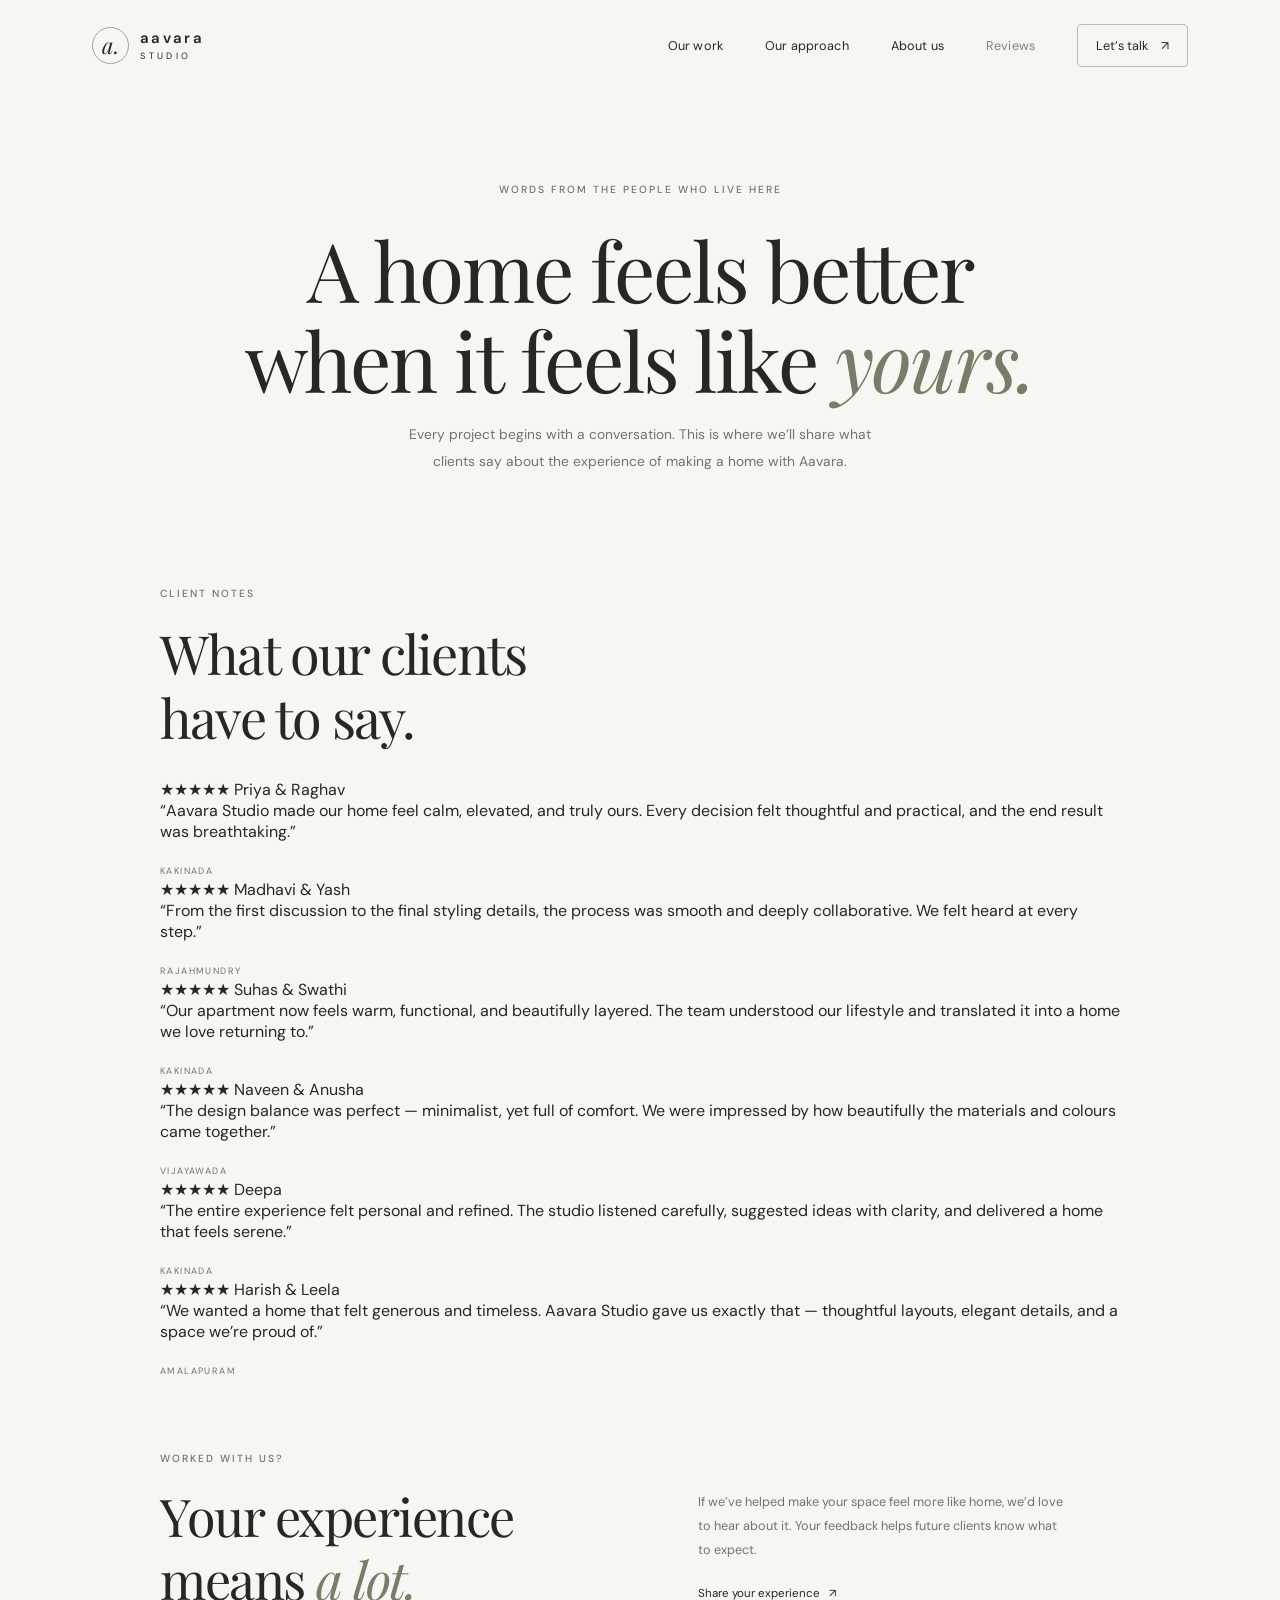
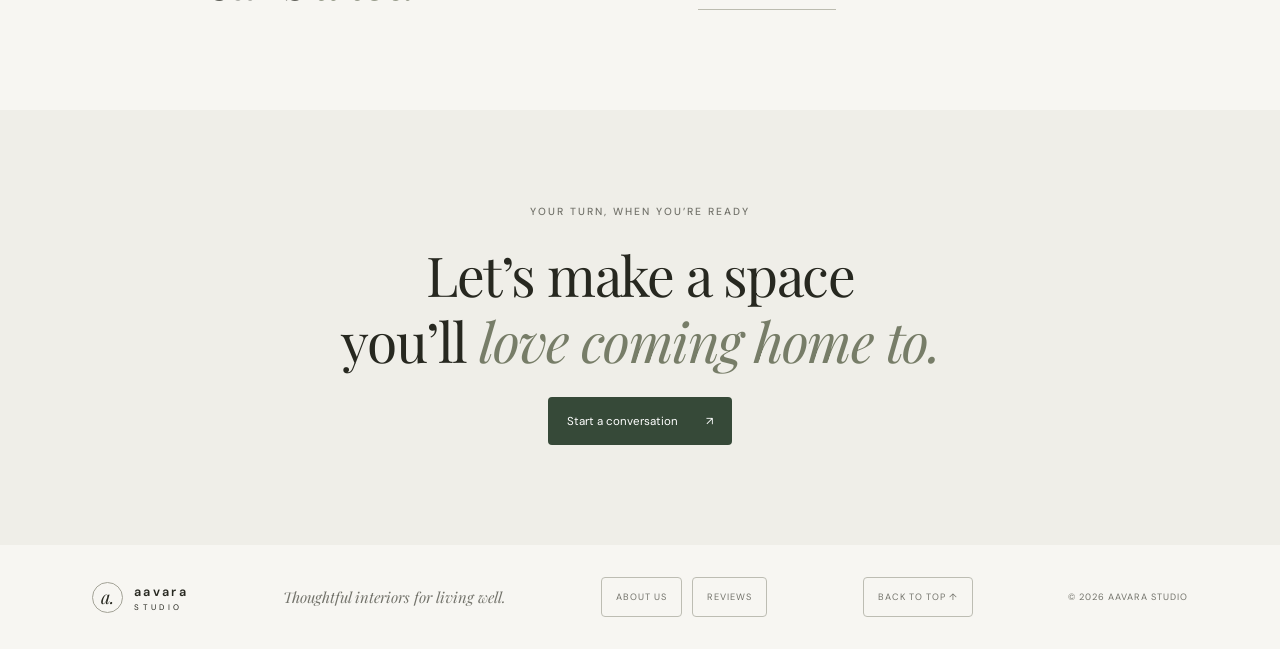
<file: reviews.html>
<!DOCTYPE html>
<html lang="en">
  <head>
    <meta charset="UTF-8" />
    <meta name="viewport" content="width=device-width, initial-scale=1.0" />
    <meta
      name="description"
      content="Read client reviews of Aavara Studio's thoughtful interior design in Kakinada, Andhra Pradesh."
    />
    <meta name="theme-color" content="#f7f6f2" />
    <title>Reviews — Aavara Studio, Kakinada</title>
    <link rel="preconnect" href="https://fonts.googleapis.com" />
    <link rel="preconnect" href="https://fonts.gstatic.com" crossorigin />
    <link
      href="https://fonts.googleapis.com/css2?family=DM+Sans:wght@400;500;600;700&family=Playfair+Display:ital,wght@0,400;0,500;0,600;1,400;1,500&display=swap"
      rel="stylesheet"
    />
    <link rel="stylesheet" href="styles.css" />
    <script src="script.js" defer></script>
  </head>
  <body>
    <header class="site-header">
      <a class="wordmark" href="index.html#home" aria-label="Aavara Studio home">
        <span class="wordmark-icon" aria-hidden="true">a.</span>
        <span class="wordmark-name">aavara<span>STUDIO</span></span>
      </a>
      <button class="menu-toggle" type="button" aria-label="Open navigation menu" aria-controls="primary-navigation" aria-expanded="false">
        <span></span><span></span><span></span>
      </button>
      <nav class="site-nav" id="primary-navigation" aria-label="Main navigation">
        <a href="index.html#work">Our work</a>
        <a href="index.html#approach">Our approach</a>
        <a href="about.html">About us</a>
        <a href="reviews.html" aria-current="page">Reviews</a>
        <a class="nav-contact" href="index.html#contact">Let’s talk <span aria-hidden="true">↗</span></a>
      </nav>
    </header>

    <main>
      <section class="reviews-hero">
        <p class="eyebrow">WORDS FROM THE PEOPLE WHO LIVE HERE</p>
        <h1>A home feels better<br />when it feels like <em>yours.</em></h1>
        <p>
          Every project begins with a conversation. This is where we’ll share
          what clients say about the experience of making a home with Aavara.
        </p>
      </section>

      <section class="review-list section-pad" aria-labelledby="review-heading">
        <div class="section-heading">
          <div>
            <p class="eyebrow">CLIENT NOTES</p>
            <h2 id="review-heading">What our clients<br />have to say.</h2>
          </div>
        </div>

        <div class="review-grid" aria-label="Client reviews">
          <article class="review-card">
            <div class="review-meta">
              <span class="review-stars" aria-label="5 out of 5 stars">★★★★★</span>
              <span class="review-name">Priya &amp; Raghav</span>
            </div>
            <p>
              “Aavara Studio made our home feel calm, elevated, and truly ours.
              Every decision felt thoughtful and practical, and the end result was
              breathtaking.”
            </p>
            <span class="review-location">KAKINADA</span>
          </article>

          <article class="review-card">
            <div class="review-meta">
              <span class="review-stars" aria-label="5 out of 5 stars">★★★★★</span>
              <span class="review-name">Madhavi &amp; Yash</span>
            </div>
            <p>
              “From the first discussion to the final styling details, the process
              was smooth and deeply collaborative. We felt heard at every step.”
            </p>
            <span class="review-location">RAJAHMUNDRY</span>
          </article>

          <article class="review-card">
            <div class="review-meta">
              <span class="review-stars" aria-label="5 out of 5 stars">★★★★★</span>
              <span class="review-name">Suhas &amp; Swathi</span>
            </div>
            <p>
              “Our apartment now feels warm, functional, and beautifully layered.
              The team understood our lifestyle and translated it into a home we
              love returning to.”
            </p>
            <span class="review-location">KAKINADA</span>
          </article>

          <article class="review-card">
            <div class="review-meta">
              <span class="review-stars" aria-label="5 out of 5 stars">★★★★★</span>
              <span class="review-name">Naveen &amp; Anusha</span>
            </div>
            <p>
              “The design balance was perfect — minimalist, yet full of comfort.
              We were impressed by how beautifully the materials and colours came together.”
            </p>
            <span class="review-location">VIJAYAWADA</span>
          </article>

          <article class="review-card">
            <div class="review-meta">
              <span class="review-stars" aria-label="5 out of 5 stars">★★★★★</span>
              <span class="review-name">Deepa</span>
            </div>
            <p>
              “The entire experience felt personal and refined. The studio listened
              carefully, suggested ideas with clarity, and delivered a home that feels serene.”
            </p>
            <span class="review-location">KAKINADA</span>
          </article>

          <article class="review-card">
            <div class="review-meta">
              <span class="review-stars" aria-label="5 out of 5 stars">★★★★★</span>
              <span class="review-name">Harish &amp; Leela</span>
            </div>
            <p>
              “We wanted a home that felt generous and timeless. Aavara Studio gave
              us exactly that — thoughtful layouts, elegant details, and a space we’re proud of.”
            </p>
            <span class="review-location">AMALAPURAM</span>
          </article>
        </div>

        <div class="review-invite">
          <div>
            <p class="eyebrow">WORKED WITH US?</p>
            <h2>Your experience<br />means <em>a lot.</em></h2>
          </div>
          <div class="review-invite-copy">
            <p>
              If we’ve helped make your space feel more like home, we’d love to
              hear about it. Your feedback helps future clients know what to expect.
            </p>
            <a class="underlined-link" href="mailto:hello@aavarastudio.in?subject=My%20Aavara%20Studio%20review">Share your experience <span aria-hidden="true">↗</span></a>
          </div>
        </div>
      </section>

      <section class="reviews-cta">
        <p class="eyebrow">YOUR TURN, WHEN YOU’RE READY</p>
        <h2>Let’s make a space<br />you’ll <em>love coming home to.</em></h2>
        <a class="button button-dark" href="index.html#contact">Start a conversation <span aria-hidden="true">↗</span></a>
      </section>
    </main>

    <footer class="site-footer">
      <a class="wordmark footer-wordmark" href="index.html#home" aria-label="Aavara Studio home">
        <span class="wordmark-icon" aria-hidden="true">a.</span>
        <span class="wordmark-name">aavara<span>STUDIO</span></span>
      </a>
      <p>Thoughtful interiors for living well.</p>
      <nav class="footer-pages" aria-label="More pages">
        <a href="about.html">ABOUT US</a>
        <a href="reviews.html" aria-current="page">REVIEWS</a>
      </nav>
      <a href="index.html#home">BACK TO TOP ↑</a>
      <span>© <span id="year"></span> AAVARA STUDIO</span>
    </footer>
  </body>
</html>
</file>
<file: styles.css>
:root {
  font-family: "DM Sans", sans-serif;
  color: #272820;
  background: #f7f6f2;
  font-synthesis: none;
  text-rendering: optimizeLegibility;
  -webkit-font-smoothing: antialiased;
  -moz-osx-font-smoothing: grayscale;
  --paper: #f7f6f2;
  --ink: #272820;
  --muted: #73736b;
  --line: #deddd5;
  --green: #364938;
  --serif: "Playfair Display", Georgia, serif;
  --body-text-scale: 1.15;
}

* { box-sizing: border-box; }
html { scroll-behavior: smooth; }
body { margin: 0; min-width: 320px; }
body.menu-open { overflow: hidden; }
body.intro-active { overflow: hidden; }
a { color: inherit; text-decoration: none; }
img { display: block; width: 100%; height: 100%; object-fit: cover; }
button { font: inherit; }

.intro-screen {
  position: fixed;
  inset: 0;
  z-index: 100;
  display: grid;
  place-items: center;
  overflow: hidden;
  background: var(--paper);
  transform: translateY(0);
}
.intro-screen:not(.is-active) { display: none; }
.intro-screen.is-exiting { transform: translateY(-100%); transition: transform .9s cubic-bezier(.76, 0, .24, 1); }
.intro-lockup { display: flex; flex-direction: column; align-items: center; }
.intro-mark {
  width: 78px;
  height: 78px;
  display: grid;
  place-items: center;
  border: 1px solid #a3a397;
  border-radius: 50%;
  font-family: var(--serif);
  font-size: 47px;
  font-style: italic;
  line-height: 1;
  opacity: 0;
  animation: intro-mark-in .75s cubic-bezier(.2, .8, .2, 1) .12s forwards;
}
.intro-mark > span { display: block; padding: 0 7px 8px 0; }
.intro-wordmark {
  display: flex;
  flex-direction: column;
  align-items: center;
  margin-top: 21px;
  font-size: 20px;
  font-weight: 500;
  letter-spacing: 5px;
  opacity: 0;
  animation: intro-fade-up .65s ease .58s forwards;
}
.intro-wordmark > span { margin-top: 5px; font-size: 9px; font-weight: 400; letter-spacing: 5px; }
.intro-tagline { margin-top: 36px; color: var(--muted); font-size: 8px; letter-spacing: 2px; opacity: 0; animation: intro-fade-up .6s ease .82s forwards; }
.intro-progress { width: 136px; height: 1px; margin-top: 20px; overflow: hidden; background: #deddd5; opacity: 0; animation: intro-fade .3s ease .9s forwards; }
.intro-progress > span { display: block; width: 100%; height: 100%; background: var(--green); transform: scaleX(0); transform-origin: left; animation: intro-progress 1.4s cubic-bezier(.45, 0, .55, 1) 1s forwards; }
.intro-status { margin-top: 13px; color: var(--muted); font-family: var(--serif); font-size: 12px; font-style: italic; opacity: 0; animation: intro-fade .5s ease 1.08s forwards; }
@keyframes intro-mark-in {
  from { opacity: 0; transform: scale(.72) rotate(-18deg); }
  to { opacity: 1; transform: scale(1) rotate(0); }
}
@keyframes intro-fade-up {
  from { opacity: 0; transform: translateY(8px); }
  to { opacity: 1; transform: translateY(0); }
}
@keyframes intro-fade { to { opacity: 1; } }
@keyframes intro-progress { to { transform: scaleX(1); } }

.site-header {
  height: 90px;
  padding: 0 7.2%;
  display: flex;
  align-items: center;
  justify-content: space-between;
  position: relative;
  z-index: 10;
  background: var(--paper);
}
.wordmark { display: inline-flex; align-items: center; gap: 11px; }
.wordmark-icon {
  width: 37px;
  height: 37px;
  display: grid;
  place-items: center;
  border: 1px solid #a3a397;
  border-radius: 50%;
  font-family: var(--serif);
  font-size: 22px;
  font-style: italic;
}
.wordmark-name { font-size: calc(13px * var(--body-text-scale)); font-weight: 600; letter-spacing: 2.3px; }
.wordmark-name span { display: block; margin-top: 2px; font-size: calc(8px * var(--body-text-scale)); font-weight: 400; letter-spacing: 3.4px; }
.site-nav { display: flex; align-items: center; gap: 42px; }
.site-nav a { font-size: calc(11px * var(--body-text-scale)); letter-spacing: .15px; }
.site-nav a:not(.nav-contact):hover, .text-link:hover, .underlined-link:hover { color: #798775; }
.nav-contact { padding: 12px 18px; border: 1px solid #bdbdb3; border-radius: 4px; transition: background .2s, color .2s; }
.nav-contact:hover { color: white; background: var(--green); border-color: var(--green); }
.nav-contact span { margin-left: 9px; }
.menu-toggle { display: none; }

.hero {
  position: relative;
  min-height: 640px;
  height: min(720px, calc(100svh - 90px));
  display: grid;
  grid-template-columns: 47% 53%;
  padding: 0 7.2%;
}
.hero::before { position: absolute; inset: 0; z-index: 1; background: linear-gradient(90deg, var(--paper) 0%, var(--paper) 30%, rgb(247 246 242 / 92%) 43%, rgb(247 246 242 / 68%) 53%, transparent 68%); content: ""; pointer-events: none; }
.hero-copy { position: relative; z-index: 2; display: flex; flex-direction: column; align-items: flex-start; justify-content: center; padding: 20px 8% 45px 0; }
.eyebrow { display: flex; align-items: center; margin: 0; color: var(--muted); font-size: calc(9px * var(--body-text-scale)); font-weight: 500; letter-spacing: 2px; }
h1, h2, h3, p { margin-top: 0; }
.hero h1, .intro h2, .section-heading h2, .approach h2, .contact h2 {
  font-family: var(--serif);
  font-weight: 400;
  letter-spacing: -1.8px;
}
.hero h1 { margin: 28px 0 21px; color: #171811; font-size: clamp(52px, 6vw, 79px); line-height: 1.08; }
.hero h1 em, h2 em, .quote em { color: #777d68; font-weight: 400; }
.hero-description { max-width: 375px; margin-bottom: 26px; color: #42433b; font-size: calc(12px * var(--body-text-scale)); line-height: 1.9; }
.hero-actions { display: flex; align-items: center; flex-wrap: wrap; gap: 19px; }
.button { min-height: 48px; display: inline-flex; align-items: center; justify-content: space-between; gap: 28px; padding: 0 19px; border-radius: 4px; font-size: calc(10px * var(--body-text-scale)); transition: background .2s, color .2s; }
.button-dark { color: white; background: var(--green); }
.button-dark:hover { background: #202f24; }
.button-light { color: var(--ink); background: var(--paper); }
.button-light:hover { background: #e8e7df; }
.text-link, .underlined-link { font-size: calc(10px * var(--body-text-scale)); transition: color .2s; }
.text-link span, .underlined-link span { padding-left: 6px; }
.hero-note { position: absolute; z-index: 2; bottom: 42px; display: flex; align-items: center; gap: 14px; color: var(--muted); font-size: calc(9px * var(--body-text-scale)); line-height: 1.65; }
.note-rule { width: 28px; height: 1px; background: #9b9b8e; }
.hero-image-wrap { position: absolute; inset: 0; margin: 0; }
.hero-image { object-position: center; }
.hero-image-wrap::after { position: absolute; inset: 0; background: linear-gradient(0deg, rgb(0 0 0 / 35%), transparent 19%), rgb(247 246 242 / 32%); content: ""; pointer-events: none; }
.image-caption { position: absolute; z-index: 1; right: 24px; bottom: 20px; left: 24px; display: flex; justify-content: space-between; color: white; font-size: calc(9px * var(--body-text-scale)); letter-spacing: .5px; }
.hero-image-index { position: absolute; top: 18px; right: 18px; z-index: 1; padding: 7px 10px; background: var(--paper); font-size: calc(9px * var(--body-text-scale)); }
.section-pad { padding-left: 12.5%; padding-right: 12.5%; }
.intro { padding-top: 122px; }
.intro-content { display: grid; grid-template-columns: 1.3fr .7fr; gap: 10%; align-items: end; margin: 34px 0 49px; }
.intro h2, .section-heading h2, .approach h2, .contact h2 { margin: 0; font-size: clamp(41px, 4.6vw, 58px); line-height: 1.19; }
.intro-aside { max-width: 310px; padding-bottom: 7px; }
.intro-aside p, .approach-description, .contact-description { color: var(--muted); font-size: calc(11px * var(--body-text-scale)); line-height: 1.9; }
.intro-aside p { margin-bottom: 19px; }
.underlined-link { display: inline-block; padding-bottom: 8px; border-bottom: 1px solid #bcbcb0; }
.intro-image { position: relative; height: 430px; }
.intro-image img { object-position: center 55%; }
.intro-image > span { position: absolute; right: -1px; bottom: -1px; padding: 13px 18px; background: var(--paper); font-family: var(--serif); font-size: calc(13px * var(--body-text-scale)); font-style: italic; }

.work { padding-top: 133px; padding-bottom: 125px; }
.section-heading { display: flex; justify-content: space-between; align-items: end; gap: 30px; margin-bottom: 55px; }
.section-heading h2 { margin-top: 21px; font-size: clamp(42px, 4.3vw, 55px); }
.section-heading > .underlined-link { margin-bottom: 7px; }
.project-grid { display: grid; grid-template-columns: 1.05fr .8fr; gap: 65px 7.5%; align-items: start; }
.project-card-large { grid-row: span 2; }
.project-card-offset { margin-top: 82px; }
.project-card-small { width: 82%; }
.project-image { position: relative; display: block; overflow: hidden; background: #e8e4dc; }
.project-card-large .project-image { height: 490px; }
.project-card-offset .project-image { height: 325px; }
.project-card-small .project-image { height: 265px; }
.project-image img { transition: transform .6s cubic-bezier(.2,.7,.3,1); }
.project-image:hover img { transform: scale(1.04); }
.project-arrow { position: absolute; right: 13px; bottom: 13px; width: 35px; height: 35px; display: grid; place-items: center; background: var(--paper); font-size: 14px; opacity: 0; transform: translateY(5px); transition: opacity .2s, transform .2s; }
.project-image:hover .project-arrow, .project-image:focus-visible .project-arrow { opacity: 1; transform: none; }
.project-meta { display: flex; justify-content: space-between; align-items: start; margin-top: 17px; }
.project-meta h3 { margin: 0 0 6px; font-family: var(--serif); font-size: 18px; font-weight: 400; }
.project-meta p, .project-meta > span { margin: 0; color: var(--muted); font-size: calc(8px * var(--body-text-scale)); letter-spacing: 1.5px; }
.project-meta > span { padding-top: 5px; }

.approach { display: grid; grid-template-columns: .9fr 1fr; gap: 11%; align-items: center; padding-top: 110px; padding-bottom: 120px; background: #efeee8; }
.approach-image { position: relative; height: 590px; }
.approach-image img { object-position: 55% center; }
.image-stamp { position: absolute; right: -1px; bottom: -1px; padding: 16px 19px; background: var(--paper); font-size: calc(8px * var(--body-text-scale)); line-height: 1.7; letter-spacing: 1.5px; }
.approach h2 { margin: 23px 0 18px; font-size: clamp(42px, 4.4vw, 55px); }
.approach-description { max-width: 390px; margin-bottom: 23px; }
.steps { margin-bottom: 23px; }
.step { display: grid; grid-template-columns: 30px 1fr 16px; gap: 13px; align-items: start; padding: 15px 0; border-top: 1px solid #d4d3cb; }
.step > span { padding-top: 2px; color: #85867a; font-size: calc(8px * var(--body-text-scale)); letter-spacing: 1px; }
.step h3 { margin: 0 0 5px; font-family: var(--serif); font-size: 15px; font-weight: 400; }
.step p { margin: 0; color: var(--muted); font-size: calc(9px * var(--body-text-scale)); line-height: 1.7; }
.step b { font-size: 12px; font-weight: 400; }

.quote { min-height: 370px; display: flex; flex-direction: column; align-items: center; justify-content: center; padding: 70px 20px 66px; text-align: center; }
.quote-mark { height: 41px; color: #969987; font-family: var(--serif); font-size: 63px; line-height: 1; }
.quote > p { margin: 17px 0 24px; font-family: var(--serif); font-size: clamp(28px, 3.5vw, 42px); line-height: 1.35; }
.quote-byline { display: flex; align-items: center; gap: 10px; color: var(--muted); font-size: calc(8px * var(--body-text-scale)); letter-spacing: 1.4px; }
.quote-byline span { width: 19px; height: 1px; background: #929386; }

.contact { min-height: 385px; display: grid; grid-template-columns: 1.1fr .9fr; align-items: center; gap: 9%; padding-top: 68px; padding-bottom: 68px; color: white; background: var(--green); }
.contact .eyebrow { color: #d2d3ca; }
.contact h2 { margin: 22px 0 13px; font-size: clamp(43px, 4.5vw, 57px); }
.contact h2 em { color: #c5c8b5; }
.contact-description { max-width: 340px; margin-bottom: 22px; color: #d3d4cb; }
.contact-detail { position: relative; min-height: 200px; display: flex; flex-direction: column; align-items: flex-start; justify-content: center; padding-left: 13%; border-left: 1px solid rgb(255 255 255 / 25%); }
.contact-flower { margin-bottom: 17px; color: #c5c8b5; font-size: 26px; }
.contact-detail > p { margin-bottom: 11px; color: #d3d4cb; font-size: calc(10px * var(--body-text-scale)); }
.contact-detail > a { padding-bottom: 6px; border-bottom: 1px solid rgb(255 255 255 / 35%); font-family: var(--serif); font-size: calc(20px * var(--body-text-scale)); }
.contact-location { margin-top: 23px; color: #d3d4cb; font-size: calc(8px * var(--body-text-scale)); letter-spacing: 1.5px; }

.site-footer { min-height: 104px; display: flex; align-items: center; justify-content: space-between; gap: 22px; padding: 20px 7.2%; }
.footer-wordmark .wordmark-icon { width: 31px; height: 31px; font-size: 18px; }
.footer-wordmark .wordmark-name { font-size: calc(11px * var(--body-text-scale)); }
.footer-wordmark .wordmark-name span { font-size: calc(7px * var(--body-text-scale)); }
.site-footer > p { margin: 0; color: var(--muted); font-family: var(--serif); font-size: calc(13px * var(--body-text-scale)); font-style: italic; }
.site-footer > span { color: var(--muted); font-size: calc(8px * var(--body-text-scale)); letter-spacing: 1px; }
.site-footer > a:not(.footer-wordmark), .footer-pages a {
  min-height: 40px;
  display: inline-flex;
  align-items: center;
  justify-content: center;
  padding: 0 14px;
  border: 1px solid #bdbdb3;
  border-radius: 4px;
  color: var(--muted);
  font-size: calc(8px * var(--body-text-scale));
  letter-spacing: 1px;
  transition: color .2s, background .2s, border-color .2s;
}
.site-footer > a:not(.footer-wordmark):hover, .footer-pages a:hover {
  color: white;
  background: var(--green);
  border-color: var(--green);
}
.site-footer a:focus-visible { outline: 2px solid var(--green); outline-offset: 3px; }
.footer-pages { display: flex; align-items: center; gap: 10px; }
.site-nav a[aria-current="page"] { color: #798775; }

.story-hero, .reviews-hero { padding: 93px 20px 88px; text-align: center; }
.story-hero .eyebrow, .reviews-hero .eyebrow { justify-content: center; }
.story-hero h1, .reviews-hero h1 {
  margin: 28px 0 17px;
  font-family: var(--serif);
  font-size: clamp(54px, 7vw, 82px);
  font-weight: 400;
  letter-spacing: -2px;
  line-height: 1.1;
}
.story-hero h1 em, .reviews-hero h1 em, .story-copy h2 em, .values h2 em,
.review-invite h2 em, .reviews-cta h2 em, .story-cta h2 em { color: #777d68; font-weight: 400; }
.story-hero > p:last-child, .reviews-hero > p:last-child {
  max-width: 490px;
  margin: 0 auto;
  color: var(--muted);
  font-size: calc(12px * var(--body-text-scale));
  line-height: 1.9;
}
.story-feature { display: grid; grid-template-columns: 1.05fr .75fr; gap: 9%; align-items: center; padding-top: 0; padding-bottom: 112px; }
.story-image { position: relative; height: 470px; }
.story-image img { object-position: center; }
.story-image > span { position: absolute; right: 0; bottom: 0; padding: 12px 15px; background: var(--paper); color: var(--muted); font-size: calc(8px * var(--body-text-scale)); letter-spacing: 1.2px; }
.story-copy h2, .values h2, .review-invite h2, .reviews-cta h2, .story-cta h2 {
  font-family: var(--serif);
  font-size: clamp(40px, 4.4vw, 55px);
  font-weight: 400;
  letter-spacing: -1.5px;
  line-height: 1.2;
}
.story-copy h2 { margin: 24px 0 18px; }
.story-copy > p:not(.eyebrow) { color: var(--muted); font-size: calc(11px * var(--body-text-scale)); line-height: 1.95; }
.story-copy .underlined-link { margin-top: 10px; }
.values { padding-top: 85px; padding-bottom: 105px; background: #efeee8; }
.values .section-heading { margin-bottom: 39px; }
.values h2 { margin-top: 20px; }
.values-grid { display: grid; grid-template-columns: repeat(3, 1fr); gap: 30px; }
.value-card { min-height: 198px; padding: 24px 23px; border-top: 1px solid #c9c9bf; }
.value-card > span { color: var(--muted); font-size: calc(9px * var(--body-text-scale)); letter-spacing: 1px; }
.value-card h3 { margin: 23px 0 10px; font-family: var(--serif); font-size: 20px; font-weight: 400; }
.value-card p { max-width: 260px; margin: 0; color: var(--muted); font-size: calc(10px * var(--body-text-scale)); line-height: 1.8; }
.story-cta, .reviews-cta { display: flex; flex-direction: column; align-items: center; padding: 95px 20px 100px; text-align: center; }
.story-cta .eyebrow, .reviews-cta .eyebrow { justify-content: center; }
.story-cta h2, .reviews-cta h2 { margin: 23px 0 24px; }
.review-list { padding-top: 25px; padding-bottom: 100px; }
.review-list .section-heading { margin-bottom: 30px; }
.review-list .section-heading h2 { font-size: clamp(39px, 4.3vw, 54px); }
.review-empty { min-height: 295px; display: flex; flex-direction: column; align-items: center; justify-content: center; padding: 38px 24px; background: #efeee8; text-align: center; }
.review-empty .quote-mark { height: 35px; margin-bottom: 7px; }
.review-empty h3 { margin: 12px 0; font-family: var(--serif); font-size: 26px; font-weight: 400; }
.review-empty > p { max-width: 420px; margin-bottom: 19px; color: var(--muted); font-size: calc(11px * var(--body-text-scale)); line-height: 1.85; }
.review-location { color: var(--muted); font-size: calc(8px * var(--body-text-scale)); letter-spacing: 1.4px; }
.review-invite { display: grid; grid-template-columns: 1fr 1fr; gap: 12%; align-items: end; padding-top: 73px; }
.review-invite h2 { margin: 20px 0 0; font-size: clamp(39px, 4.2vw, 52px); }
.review-invite-copy { max-width: 365px; }
.review-invite-copy > p { margin-bottom: 19px; color: var(--muted); font-size: calc(11px * var(--body-text-scale)); line-height: 1.9; }
.reviews-cta { background: #efeee8; }

@media (min-width: 1500px) {
  .hero { padding-right: max(7.2%, calc((100vw - 1280px) / 2)); padding-left: max(7.2%, calc((100vw - 1280px) / 2)); }
  .section-pad { padding-right: max(12.5%, calc((100vw - 1050px) / 2)); padding-left: max(12.5%, calc((100vw - 1050px) / 2)); }
}

@media (max-width: 900px) {
  .site-header { height: 76px; padding: 0 5%; }
  .site-nav { gap: 25px; }
  .hero { height: 650px; min-height: auto; grid-template-columns: 1fr 1fr; padding: 0 5%; }
  .hero-copy { padding-right: 2%; }
  .hero h1 { font-size: clamp(48px, 6.5vw, 62px); }
  .hero-actions { gap: 14px; }
  .hero-note { bottom: 30px; }
  .section-pad { padding-right: 8%; padding-left: 8%; }
  .intro { padding-top: 94px; }
  .intro-image { height: 360px; }
  .work { padding-top: 100px; padding-bottom: 95px; }
  .project-grid { gap: 50px 6%; }
  .project-card-large .project-image { height: 400px; }
  .project-card-offset .project-image { height: 280px; }
  .project-card-small .project-image { height: 230px; }
  .approach { gap: 8%; padding-top: 85px; padding-bottom: 90px; }
  .approach-image { height: 510px; }
  .contact { padding-top: 58px; padding-bottom: 58px; }
  .site-footer { padding-right: 5%; padding-left: 5%; }
  .site-header { padding-right: 3%; padding-left: 3%; }
  .site-nav { gap: 18px; }
  .story-feature { gap: 7%; padding-bottom: 85px; }
  .story-image { height: 400px; }
  .values { padding-top: 72px; padding-bottom: 80px; }
  .value-card { padding-right: 15px; padding-left: 15px; }
  .review-list { padding-bottom: 80px; }
}

@media (max-width: 640px) {
  .site-header { height: 72px; padding: 0 22px; }
  .wordmark-icon { width: 34px; height: 34px; }
  .menu-toggle { position: relative; z-index: 12; width: 42px; height: 42px; display: flex; flex-direction: column; align-items: center; justify-content: center; gap: 5px; padding: 0; border: 1px solid #d8d7cf; background: transparent; cursor: pointer; }
  .menu-toggle span { display: block; width: 17px; height: 1px; background: var(--ink); transition: transform .2s, opacity .2s; }
  .menu-toggle[aria-expanded="true"] span:first-child { transform: translateY(6px) rotate(45deg); }
  .menu-toggle[aria-expanded="true"] span:nth-child(2) { opacity: 0; }
  .menu-toggle[aria-expanded="true"] span:last-child { transform: translateY(-6px) rotate(-45deg); }
  .site-nav { position: fixed; inset: 0; z-index: 11; display: flex; flex-direction: column; align-items: stretch; justify-content: center; gap: 0; padding: 72px 32px 36px; background: var(--paper); opacity: 0; visibility: hidden; transform: translateY(-8px); transition: opacity .2s, visibility .2s, transform .2s; }
  .site-nav.is-open { opacity: 1; visibility: visible; transform: none; }
  .site-nav a:not(.nav-contact) { padding: 20px 0; border-bottom: 1px solid var(--line); font-family: var(--serif); font-size: calc(30px * var(--body-text-scale)); }
  .site-nav .nav-contact { align-self: flex-start; margin-top: 28px; padding: 14px 19px; font-family: "DM Sans", sans-serif; font-size: calc(11px * var(--body-text-scale)); }
  .hero { height: auto; display: flex; flex-direction: column; padding: 0 22px 0; }
  .hero-copy { min-height: 440px; justify-content: center; padding: 39px 0 59px; }
  .eyebrow { font-size: calc(8px * var(--body-text-scale)); letter-spacing: 1.6px; }
  .hero h1 { margin: 24px 0 18px; font-size: clamp(51px, 14vw, 68px); }
  .hero-description { max-width: 360px; margin-bottom: 22px; font-size: calc(11px * var(--body-text-scale)); }
  .hero-actions { gap: 14px 18px; }
  .button { min-height: 46px; }
  .text-link { font-size: calc(9px * var(--body-text-scale)); }
  .hero-note { display: none; }
  .hero::before { display: none; }
  .hero-image-wrap { position: relative; inset: auto; height: 360px; margin: 0; }
  .hero-image { object-position: 54% center; }
  .section-pad { padding-right: 22px; padding-left: 22px; }
  .intro { padding-top: 71px; }
  .intro-content { grid-template-columns: 1fr; gap: 21px; margin: 25px 0 31px; }
  .intro h2, .section-heading h2, .approach h2, .contact h2 { font-size: clamp(42px, 11vw, 53px); letter-spacing: -1.4px; }
  .intro-aside { max-width: 400px; }
  .intro-aside p { margin-bottom: 13px; }
  .intro-image { height: 275px; margin-right: 13px; }
  .intro-image > span { font-size: calc(11px * var(--body-text-scale)); }
  .work { padding-top: 79px; padding-bottom: 75px; }
  .section-heading { align-items: flex-start; flex-direction: column; gap: 15px; margin-bottom: 33px; }
  .section-heading h2 { margin-top: 18px; }
  .project-grid { grid-template-columns: 1fr; gap: 34px; }
  .project-card-large { grid-row: auto; }
  .project-card-offset { margin-top: 0; }
  .project-card-small { width: 100%; }
  .project-card-large .project-image { height: 340px; }
  .project-card-offset .project-image, .project-card-small .project-image { height: 280px; }
  .project-meta { margin-top: 12px; }
  .project-meta h3 { font-size: 17px; }
  .approach { grid-template-columns: 1fr; gap: 34px; padding-top: 61px; padding-bottom: 68px; }
  .approach-image { height: 370px; margin-right: 18px; }
  .approach-copy { padding-left: 0; }
  .approach h2 { margin: 19px 0 13px; }
  .approach-description { margin-bottom: 17px; }
  .step { padding: 13px 0; }
  .quote { min-height: 305px; padding: 52px 20px; }
  .quote > p { font-size: clamp(27px, 8vw, 35px); }
  .quote-byline { font-size: calc(7px * var(--body-text-scale)); letter-spacing: 1px; }
  .contact { grid-template-columns: 1fr; gap: 33px; padding-top: 56px; padding-bottom: 49px; }
  .contact h2 { margin-top: 18px; }
  .contact-detail { min-height: 165px; padding: 24px 0 0; border-top: 1px solid rgb(255 255 255 / 25%); border-left: 0; }
  .contact-flower { margin-bottom: 10px; }
  .contact-location { margin-top: 17px; }
  .site-footer { min-height: 142px; display: grid; grid-template-columns: 1fr auto; gap: 12px 10px; padding: 24px 22px; }
  .site-footer > p { grid-column: 1; grid-row: 2; }
  .site-footer > a:not(.footer-wordmark) { grid-column: 2; grid-row: 1; }
  .site-footer > span { grid-column: 2; grid-row: 2; text-align: right; }
  .story-hero, .reviews-hero { padding: 66px 23px 54px; }
  .story-hero h1, .reviews-hero h1 { margin: 22px 0 14px; font-size: clamp(47px, 13vw, 62px); letter-spacing: -1.5px; }
  .story-hero > p:last-child, .reviews-hero > p:last-child { max-width: 400px; font-size: calc(11px * var(--body-text-scale)); }
  .story-feature { grid-template-columns: 1fr; gap: 31px; padding-bottom: 65px; }
  .story-image { height: 300px; margin-right: 12px; }
  .story-image > span { font-size: calc(7px * var(--body-text-scale)); }
  .story-copy h2, .values h2, .review-invite h2, .reviews-cta h2, .story-cta h2 { font-size: clamp(39px, 10.5vw, 49px); }
  .story-copy h2 { margin: 18px 0 12px; }
  .story-copy > p:not(.eyebrow) { font-size: calc(10px * var(--body-text-scale)); }
  .values { padding-top: 59px; padding-bottom: 63px; }
  .values .section-heading { margin-bottom: 24px; }
  .values-grid { grid-template-columns: 1fr; gap: 0; }
  .value-card { min-height: auto; padding: 19px 0; }
  .value-card h3 { margin: 12px 0 6px; font-size: 19px; }
  .value-card p { max-width: 350px; }
  .story-cta, .reviews-cta { padding: 67px 21px 72px; }
  .story-cta h2, .reviews-cta h2 { margin: 20px 0; }
  .review-list { padding-top: 6px; padding-bottom: 66px; }
  .review-list .section-heading { margin-bottom: 24px; }
  .review-empty { min-height: 260px; padding: 30px 19px; }
  .review-empty h3 { font-size: 22px; }
  .review-invite { grid-template-columns: 1fr; gap: 17px; padding-top: 48px; }
  .review-invite h2 { margin-top: 15px; }
  .review-invite-copy > p { font-size: calc(10px * var(--body-text-scale)); }
  .site-footer { grid-template-columns: 1fr auto; }
  .site-footer > .footer-pages { grid-column: 1; grid-row: 3; }
  .site-footer > a:not(.footer-wordmark) { grid-column: 2; grid-row: 1; }
  .site-footer > span { grid-column: 2; grid-row: 2; }
}

@media (prefers-reduced-motion: reduce) {
  *, *::before, *::after { scroll-behavior: auto !important; transition-duration: .01ms !important; }
}
</file>
